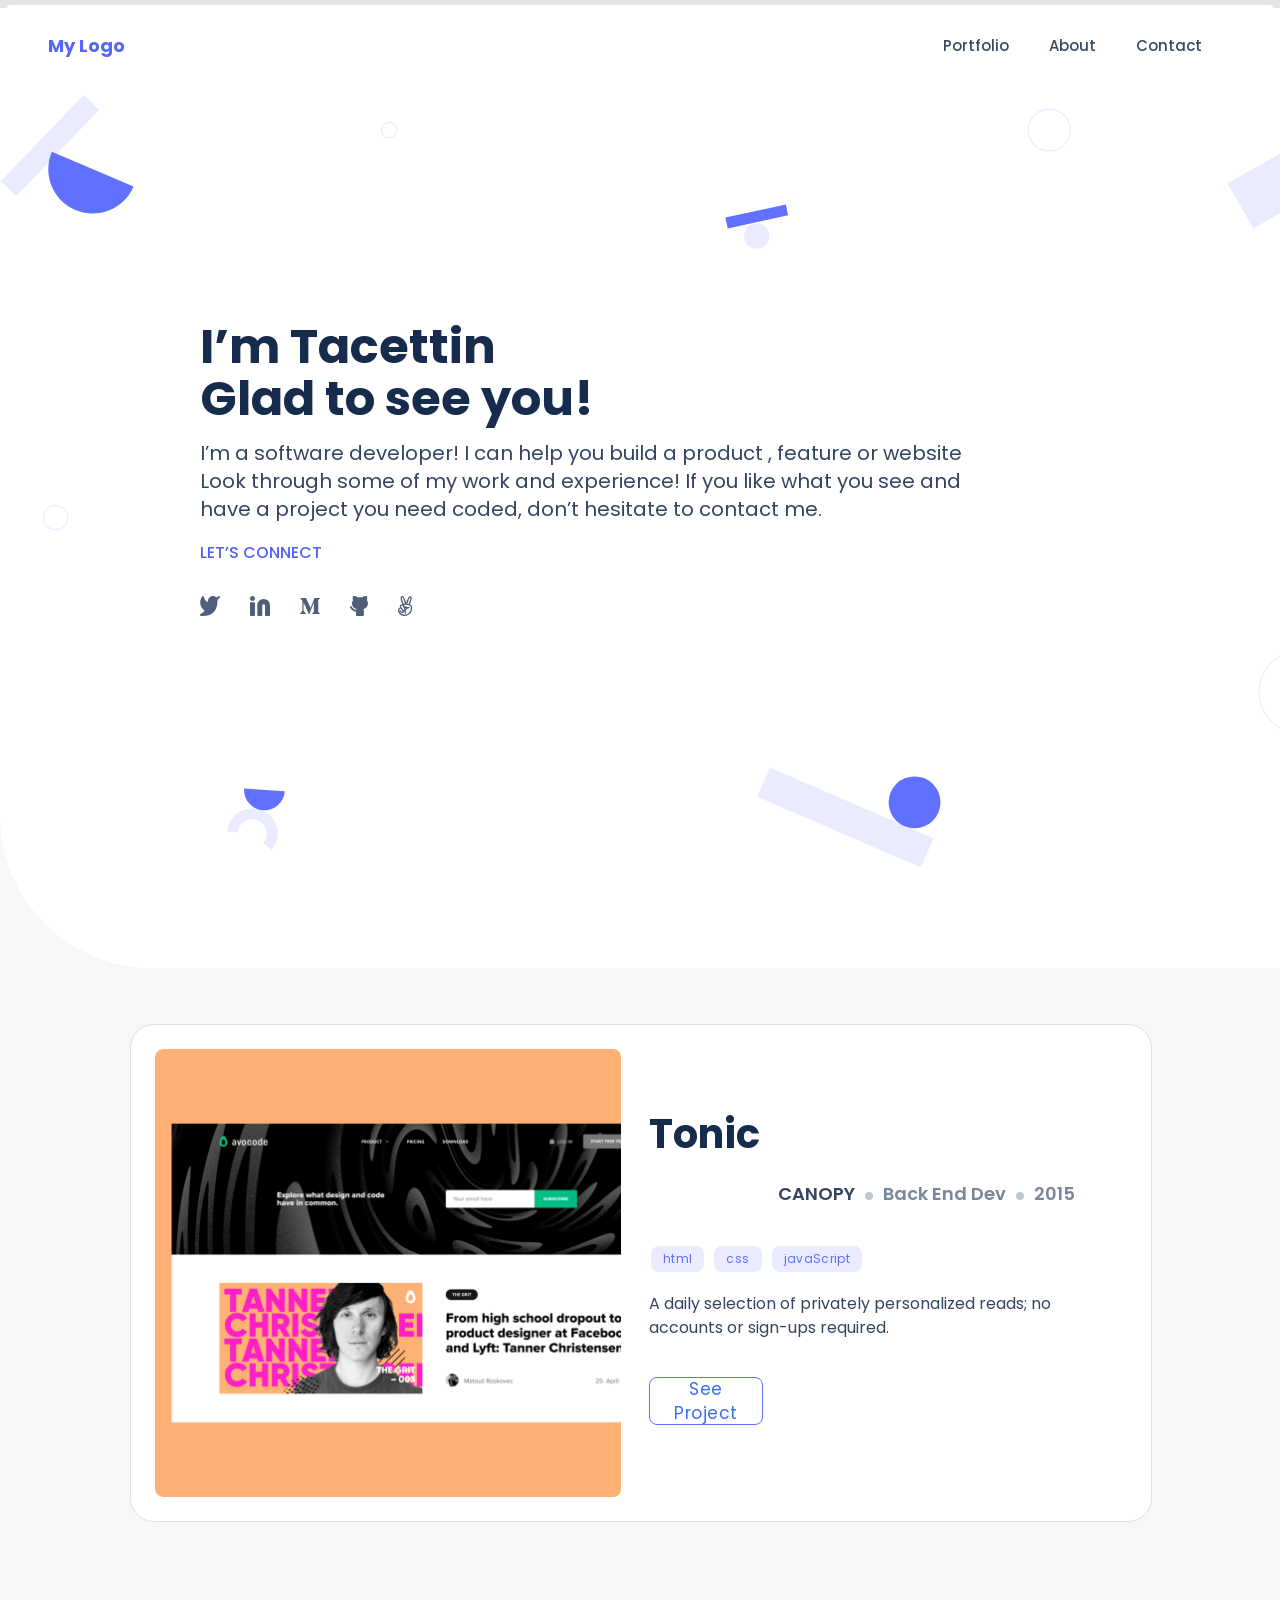
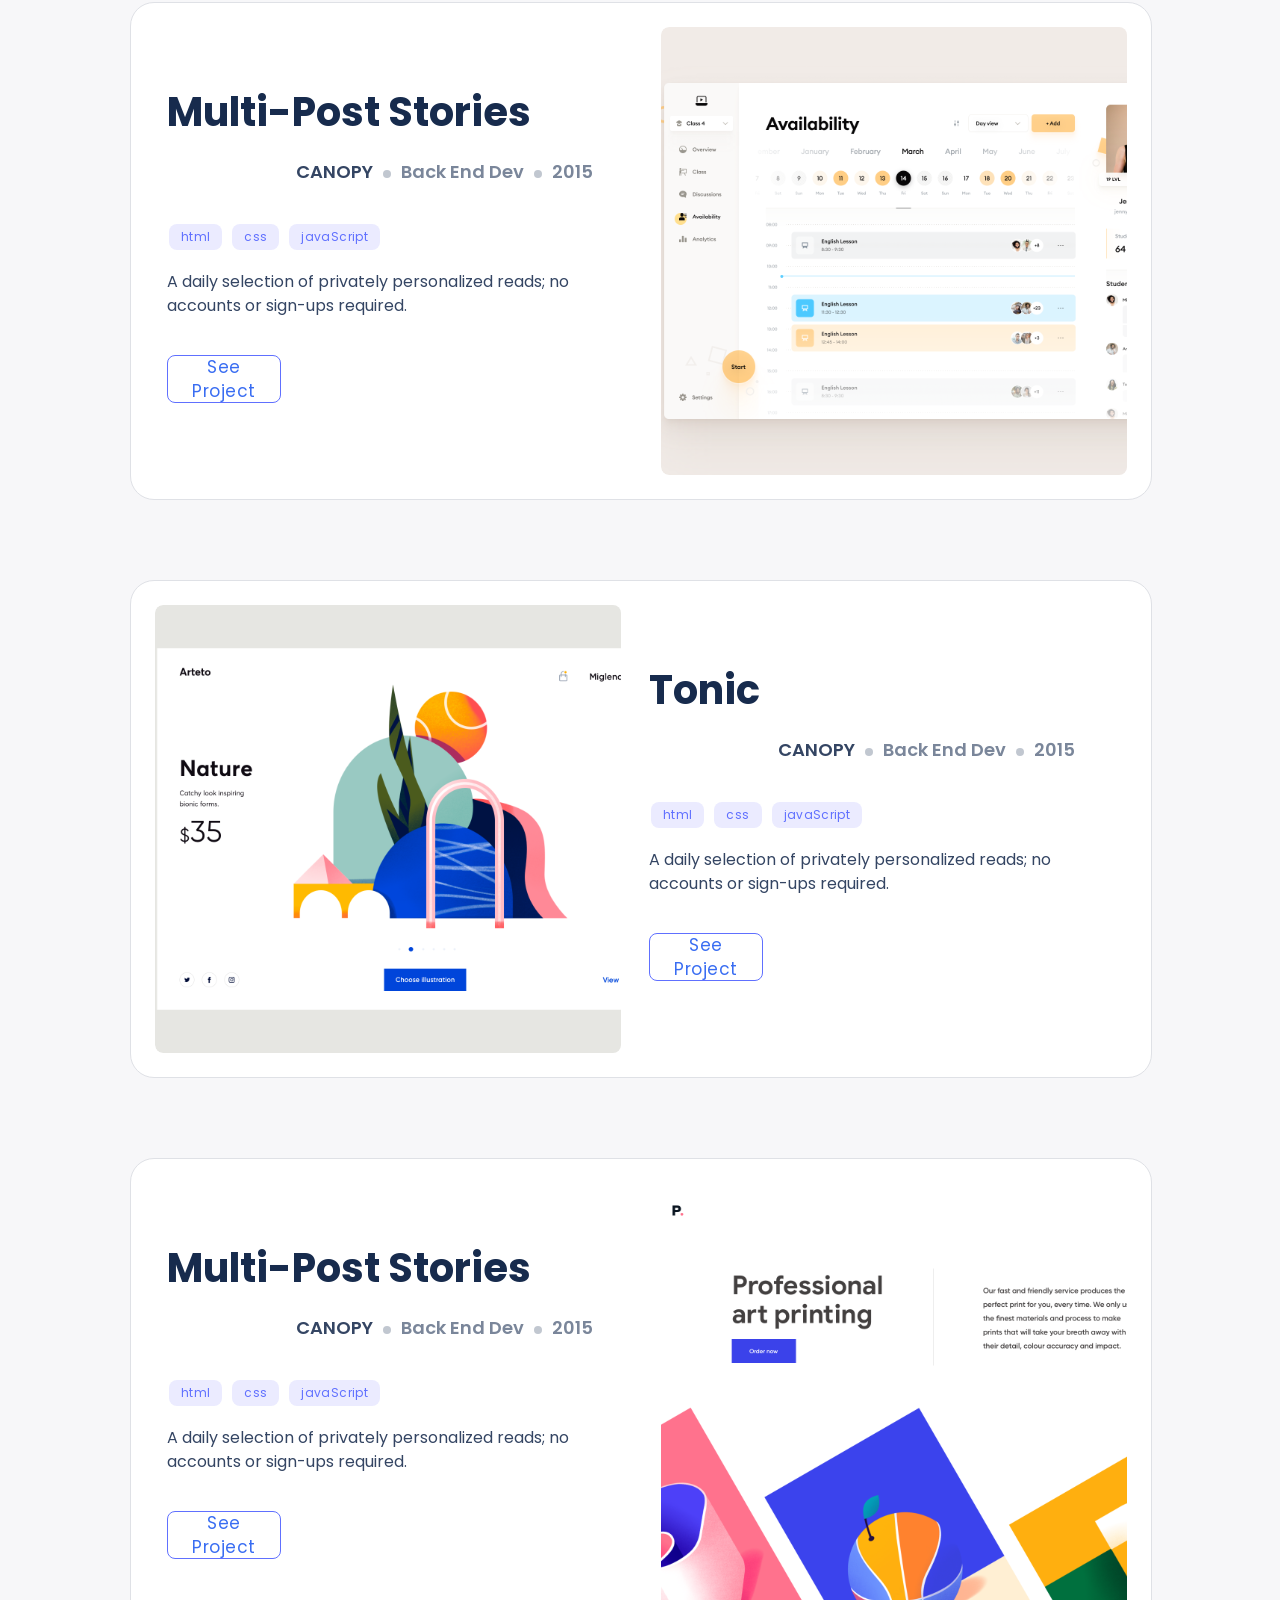
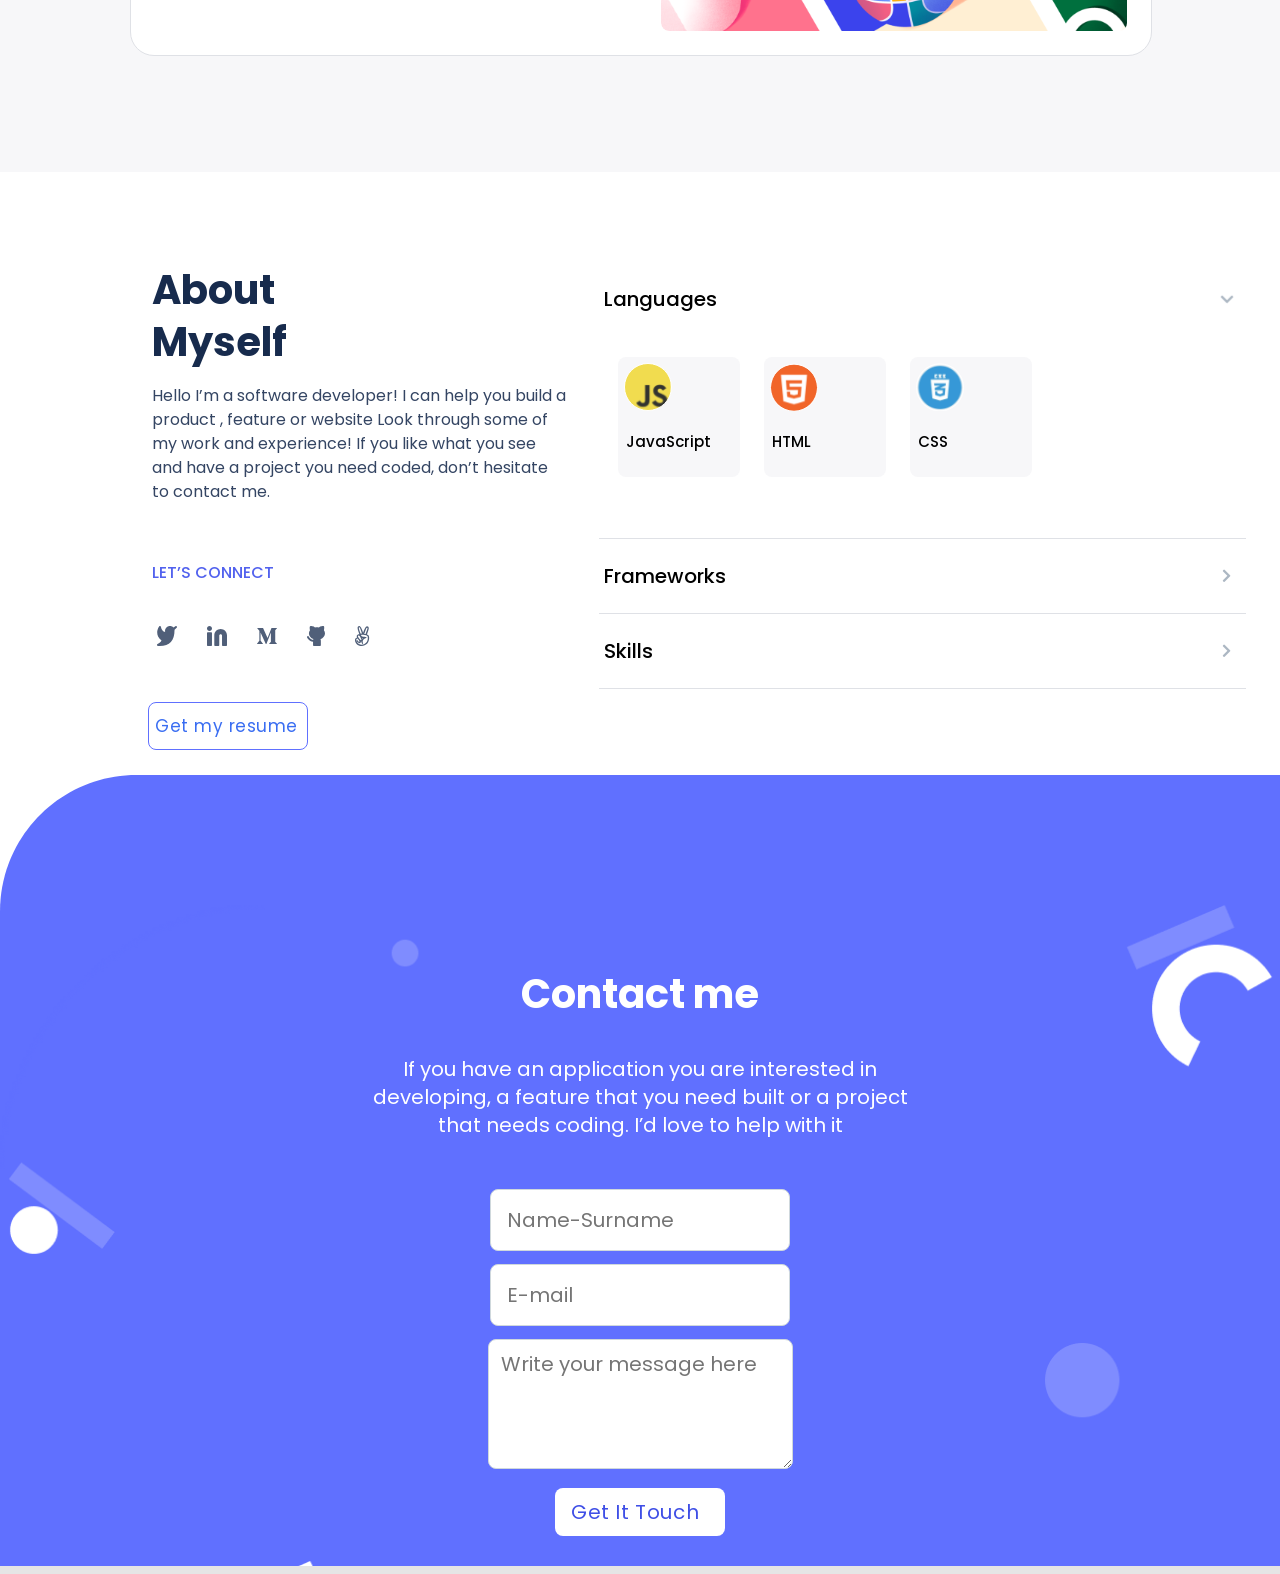
<file: index.html>
<!DOCTYPE html>
<html lang="en">
  <head>
    <script
      async
      src="https://www.googletagmanager.com/gtag/js?id=UA-199476248-1"
    ></script>
    <script>
      window.dataLayer = window.dataLayer || [];
      function gtag() {
        dataLayer.push(arguments);
      }
      gtag("js", new Date());

      gtag("config", "UA-199476248-1");
    </script>

    <meta charset="UTF-8" />
    <link
      rel="icon"
      href="https://media.geeksforgeeks.org/wp-content/cdn-uploads/gfg_200X200.png"
      type="image/x-icon"
    />
    <title>Tacettin's Work Portfolio Website</title>
    <meta name="viewport" content="width=device-width,initial-scale=1" />
    <link rel="stylesheet" href="./style.css" />
    <link
      crossorigin="anonymous"
      rel="stylesheet"
      href="https://cdnjs.cloudflare.com/ajax/libs/font-awesome/4.7.0/css/font-awesome.min.css"
    />
    <link rel="preconnect" href="https://fonts.gstatic.com" />
    <link
      rel="stylesheet"
      href="https://cdnjs.cloudflare.com/ajax/libs/font-awesome/5.15.3/css/all.min.css"
      integrity="sha512-iBBXm8fW90+nuLcSKlbmrPcLa0OT92xO1BIsZ+ywDWZCvqsWgccV3gFoRBv0z+8dLJgyAHIhR35VZc2oM/gI1w=="
      crossorigin="anonymous"
      referrerpolicy="no-referrer"
    />
    <link
      crossorigin="anonymous"
      href="https://fonts.googleapis.com/css2?family=Poppins:wght@400;500;700&display=swap"
      rel="stylesheet"
    />
  </head>
  <body>
    <header>
      <nav>
        <div class="logo-heading">
          <a href="#" class="my-logo">My Logo</a>
        </div>
        <a title="menu" href="#" class="hamburger-menu">
          <i class="fa fa-bars"></i>
        </a>
        <div class="is-open">
          <div class="blurred-bg"></div>
          <div class="nav-menu">
            <a title="close" href="#" class="nav-menu-link close-menu"
              ><i class="fas fa-times"></i
            ></a>
            <a title="portfolio" href="#works" class="nav-menu-link"
              >Portfolio</a
            >
            <a title="about" href="#about-me" class="nav-menu-link">About</a>
            <a
              title="contact"
              href="#contact-with-me"
              class="nav-menu-link"
              id="contact-padding"
              >Contact</a
            >
          </div>
        </div>
      </nav>
      <div class="front-section">
        <h1 class="first-subsection">
          I’m Tacettin<br />
          Glad to see you!
        </h1>
        <p class="second-subsection">
          I’m a software developer! I can help you build a product , feature or
          website Look through some of my work and experience! If you like what
          you see and have a project you need coded, don’t hesitate to contact
          me.
        </p>
        <a href="#" class="link"><p class="connect">LET’S CONNECT</p></a>
        <ul class="social-media">
          <li>
            <a href="#"
              ><img src="./utils/Vector.svg" alt="twitter" class="twitter"
            /></a>
          </li>
          <li>
            <a href="#"
              ><img
                src="./utils/Linkedin-icon.svg"
                alt="linkedin"
                class="linkedin"
            /></a>
          </li>
          <li>
            <a href="#"
              ><img src="./utils/Vector1.svg" alt="elipse" class="medium"
            /></a>
          </li>
          <li>
            <a href="#"
              ><img src="./utils/Vector2.svg" alt="elipse" class="github"
            /></a>
          </li>
          <li>
            <a href="#"
              ><img src="./utils/Vector3.svg" alt="elipse" class="angel"
            /></a>
          </li>
        </ul>
      </div>
    </header>
    <section class="popup">
      <div class="cardPopup"></div>
    </section>
    <section id="works">
      <div>
        <ul class="works-ul">
          <li id="first-card-item" class="cards">
            <div id="snapshot1"></div>
            <div class="card-body-container">
              <div class="card-header">
                <h2 class="card-heading">Tonic</h2>
                <ul class="card-list">
                  <li class="item client">CANOPY</li>
                  <li class="circle">
                    <img src="./utils/Counter.svg" alt="circle" />
                  </li>
                  <li class="item role">Back End Dev</li>
                  <li class="circle">
                    <img src="./utils/Counter.svg" alt="circle" />
                  </li>
                  <li class="item year">2015</li>
                </ul>
              </div>
              <div class="card-body">
                <p class="card-main">
                  A daily selection of privately personalized reads; no accounts
                  or sign-ups required.
                </p>
                <ul class="language-list">
                  <li class="language-item">
                    <div class="language-container">
                      <p class="language-text">html</p>
                    </div>
                  </li>
                  <li class="language-item">
                    <div class="language-container">
                      <p class="language-text">css</p>
                    </div>
                  </li>
                  <li class="language-item">
                    <div class="language-container">
                      <p class="language-text">javaScript</p>
                    </div>
                  </li>
                </ul>
              </div>
              <div class="card-footer">
                <button type="button" class="card-button 0">See Project</button>
              </div>
            </div>
          </li>
          <li class="cards reverse-row">
            <div id="snapshot2"></div>
            <div class="card-body-container">
              <div class="card-header">
                <h2 class="card-heading">Multi-Post Stories</h2>
                <ul class="card-list">
                  <li class="item client">CANOPY</li>
                  <li class="circle">
                    <img src="./utils/Counter.svg" alt="circle" />
                  </li>
                  <li class="item role">Back End Dev</li>
                  <li class="circle">
                    <img src="./utils/Counter.svg" alt="circle" />
                  </li>
                  <li class="item year">2015</li>
                </ul>
              </div>
              <div class="card-body">
                <p class="card-main">
                  A daily selection of privately personalized reads; no accounts
                  or sign-ups required.
                </p>
                <ul class="language-list">
                  <li class="language-item">
                    <div class="language-container">
                      <p class="language-text">html</p>
                    </div>
                  </li>
                  <li class="language-item">
                    <div class="language-container">
                      <p class="language-text">css</p>
                    </div>
                  </li>
                  <li class="language-item">
                    <div class="language-container">
                      <p class="language-text">javaScript</p>
                    </div>
                  </li>
                </ul>
              </div>
              <div class="card-footer">
                <button type="button" class="card-button 1">See Project</button>
              </div>
            </div>
          </li>
          <li class="cards">
            <div id="snapshot3"></div>
            <div class="card-body-container">
              <div class="card-header">
                <h2 class="card-heading">Tonic</h2>
                <ul class="card-list">
                  <li class="item client">CANOPY</li>
                  <li class="circle">
                    <img src="./utils/Counter.svg" alt="circle" />
                  </li>
                  <li class="item role">Back End Dev</li>
                  <li class="circle">
                    <img src="./utils/Counter.svg" alt="circle" />
                  </li>
                  <li class="item year">2015</li>
                </ul>
              </div>
              <div class="card-body">
                <p class="card-main">
                  A daily selection of privately personalized reads; no accounts
                  or sign-ups required.
                </p>
                <ul class="language-list">
                  <li class="language-item">
                    <div class="language-container">
                      <p class="language-text">html</p>
                    </div>
                  </li>
                  <li class="language-item">
                    <div class="language-container">
                      <p class="language-text">css</p>
                    </div>
                  </li>
                  <li class="language-item">
                    <div class="language-container">
                      <p class="language-text">javaScript</p>
                    </div>
                  </li>
                </ul>
              </div>
              <div class="card-footer">
                <button type="button" class="card-button 2">See Project</button>
              </div>
            </div>
          </li>
          <li class="cards reverse-row">
            <div id="snapshot4"></div>
            <div class="card-body-container">
              <div class="card-header">
                <h2 class="card-heading">Multi-Post Stories</h2>
                <ul class="card-list">
                  <li class="item client">CANOPY</li>
                  <li class="circle">
                    <img src="./utils/Counter.svg" alt="circle" />
                  </li>
                  <li class="item role">Back End Dev</li>
                  <li class="circle">
                    <img src="./utils/Counter.svg" alt="circle" />
                  </li>
                  <li class="item year">2015</li>
                </ul>
              </div>
              <div class="card-body">
                <p class="card-main">
                  A daily selection of privately personalized reads; no accounts
                  or sign-ups required.
                </p>
                <ul class="language-list">
                  <li class="language-item">
                    <div class="language-container">
                      <p class="language-text">html</p>
                    </div>
                  </li>
                  <li class="language-item">
                    <div class="language-container">
                      <p class="language-text">css</p>
                    </div>
                  </li>
                  <li class="language-item">
                    <div class="language-container">
                      <p class="language-text">javaScript</p>
                    </div>
                  </li>
                </ul>
              </div>
              <div class="card-footer">
                <button type="button" class="card-button 3">See Project</button>
              </div>
            </div>
          </li>
        </ul>
      </div>
    </section>
    <footer id="about-me">
      <div class="footer-first-two">
        <div class="intro-about add-padding-left">
          <h2 class="about-header">About<br />Myself</h2>
          <p class="about-text">
            Hello I’m a software developer! I can help you build a product ,
            feature or website Look through some of my work and experience! If
            you like what you see and have a project you need coded, don’t
            hesitate to contact me.
          </p>
          <a href="#" class="link"
            ><p class="connect" id="second-link">LET’S CONNECT</p></a
          >
          <ul class="social-media" id="second-social-media">
            <li>
              <a href="#"
                ><img src="./utils/Vector.svg" alt="twitter" class="twitter"
              /></a>
            </li>
            <li>
              <a href="#"
                ><img
                  src="./utils/Linkedin-icon.svg"
                  alt="linkedin"
                  class="linkedin"
              /></a>
            </li>
            <li>
              <a href="#"
                ><img src="./utils/Vector1.svg" alt="elipse" class="medium"
              /></a>
            </li>
            <li>
              <a href="#"
                ><img src="./utils/Vector2.svg" alt="elipse" class="github"
              /></a>
            </li>
            <li>
              <a href="#"
                ><img src="./utils/Vector3.svg" alt="elipse" class="angel"
              /></a>
            </li>
          </ul>
          <div class="card-footer" id="get-resume">
            <button type="button" class="card-button" id="about-button">
              Get my resume
            </button>
          </div>
        </div>
        <div id="dropdown-menu">
          <div class="add-padding-left">
            <ul class="base-list">
              <li class="list-item" id="languages">
                <div class="list-item-inserted">
                  Languages <i class="fas fa-chevron-right fa-rotate-90"></i>
                </div>
                <div>
                  <ul class="language-lists">
                    <li class="language-item-in language-list-container">
                      <img
                        src="./utils/js.svg"
                        alt="javascript"
                        class="language-item-logo"
                      />
                      <p class="language-item-text">JavaScript</p>
                    </li>
                    <li class="language-item-in language-list-container">
                      <img
                        src="./utils/html.svg"
                        alt="javascript"
                        class="language-item-logo"
                      />
                      <p class="language-item-text">HTML</p>
                    </li>
                    <li class="language-item-in language-list-container">
                      <img
                        src="./utils/css.svg"
                        alt="javascript"
                        class="language-item-logo"
                      />
                      <p class="language-item-text">CSS</p>
                    </li>
                  </ul>
                </div>
              </li>
              <li class="list-item" id="frameworks">
                <div class="list-item-inserted">
                  Frameworks <i class="fas fa-chevron-right"></i>
                </div>
              </li>
              <li class="list-item" id="skills">
                <div class="list-item-inserted">
                  Skills <i class="fas fa-chevron-right"></i>
                </div>
              </li>
            </ul>
          </div>
        </div>
      </div>
      <div id="contact-with-me">
        <div class="footer-container">
          <div class="footer">
            <div class="layer">
              <div class="contact-me-first">
                <h2 class="contact-me-header">Contact me</h2>
                <p class="contact-me-text">
                  If you have an application you are interested in developing, a
                  feature that you need built or a project that needs coding.
                  I’d love to help with it
                </p>
              </div>
              <div class="form-container">
                <form
                  action="https://formspree.io/f/mdoyznbe"
                  method="post"
                  class="form-list"
                >
                  <input
                    type="text"
                    class="fname"
                    name="fname"
                    placeholder="Name-Surname"
                    maxlength="30"
                    required
                  />

                  <input
                    type="email"
                    class="fname"
                    name="email"
                    placeholder="E-mail"
                    id="email-input"
                    required
                  />

                  <textarea
                    name="message"
                    maxlength="500"
                    placeholder="Write your message here"
                    required
                  ></textarea>

                  <small class="alert-message"></small>
                  <button type="submit" class="contact-me-button">
                    Get It Touch
                  </button>
                </form>
              </div>
            </div>
          </div>
        </div>
      </div>
    </footer>
    <script src="handlePopups.js"></script>
    <script src="handleForms.js"></script>
  </body>
</html>
</file>
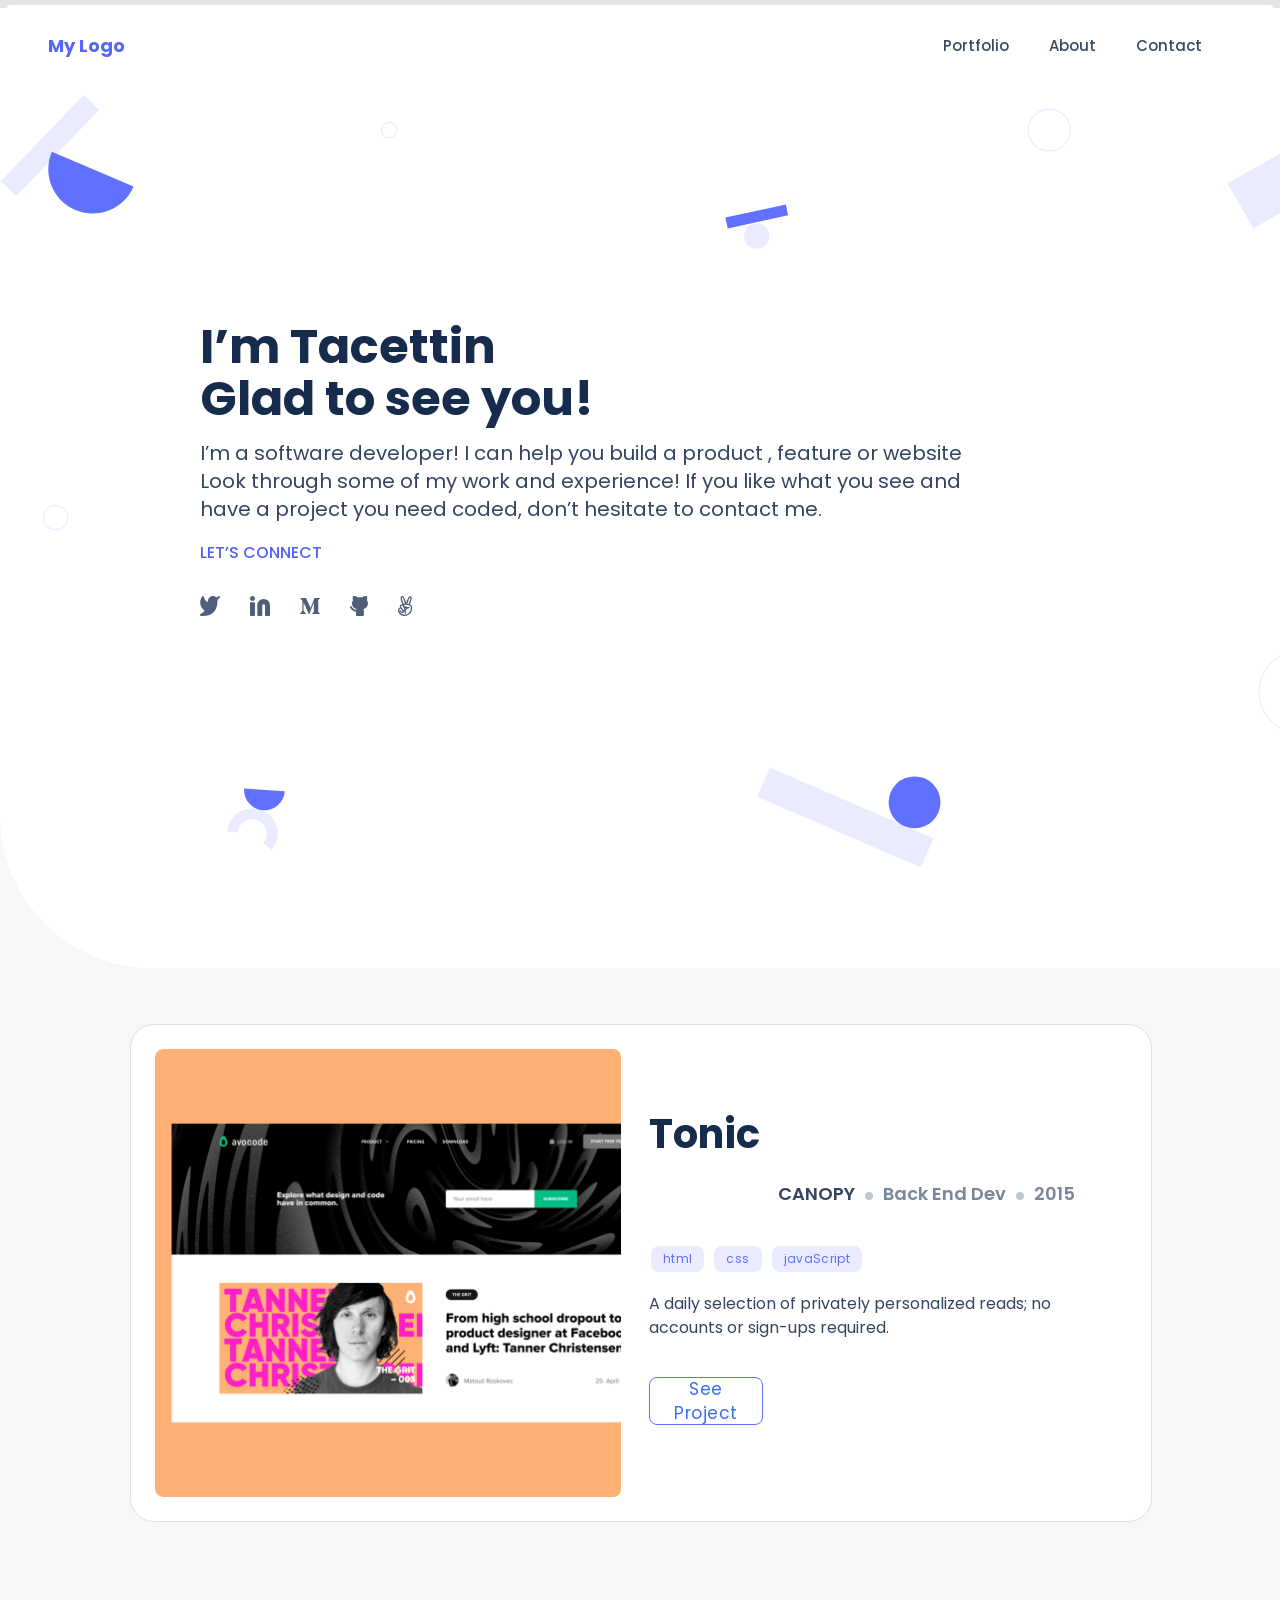
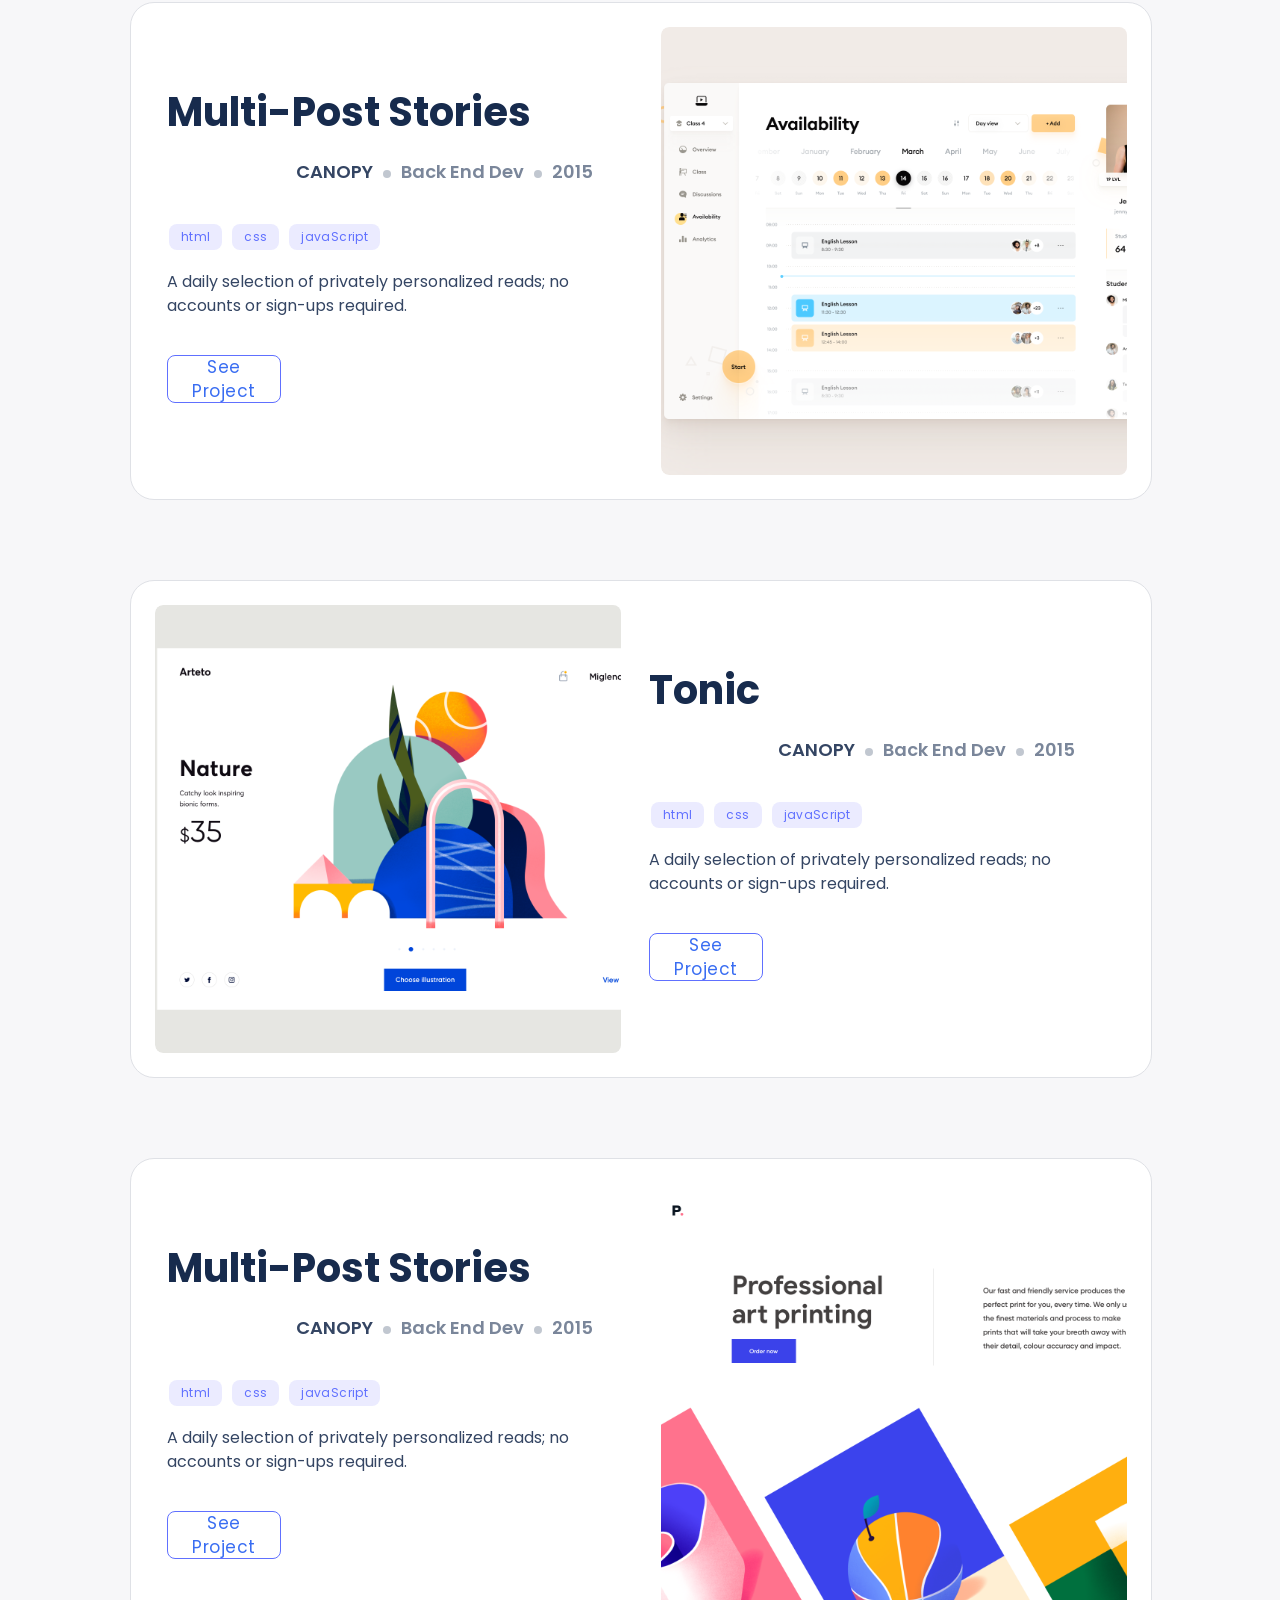
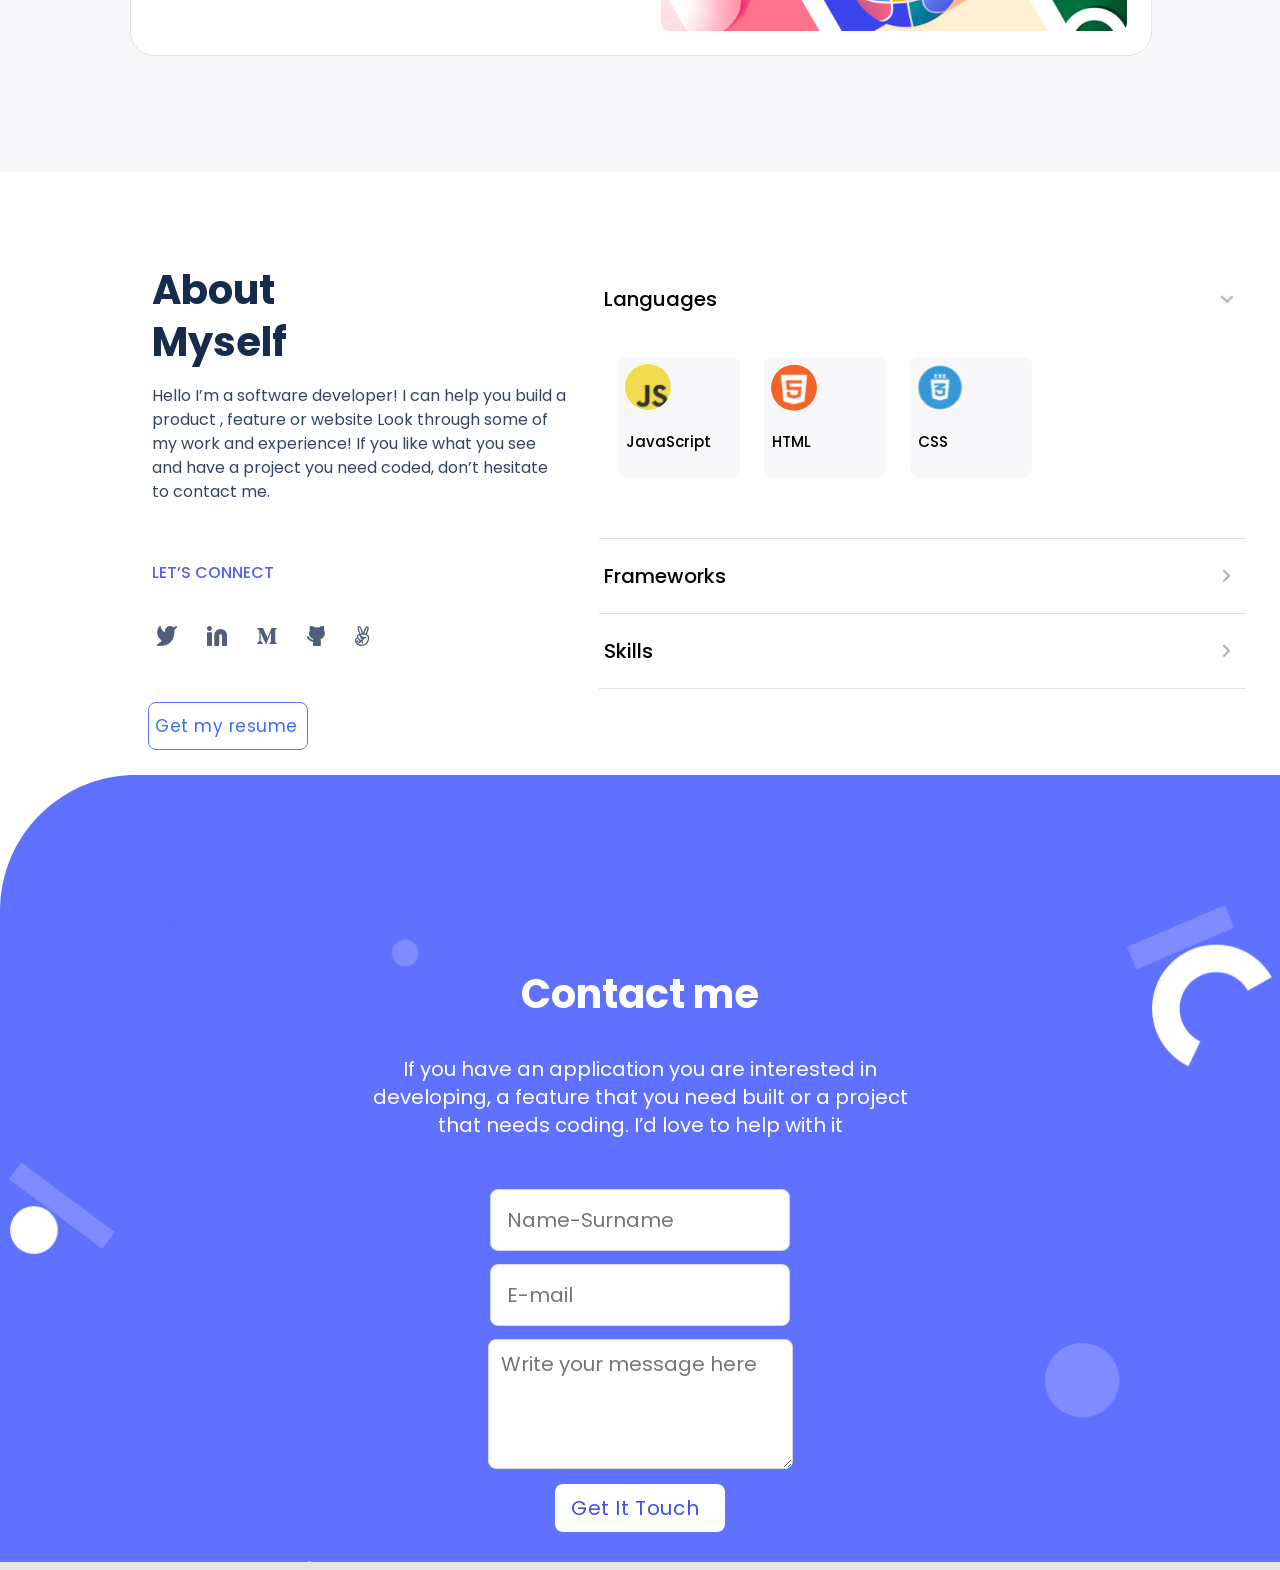
<file: handlePopups.html>
<!DOCTYPE html>
<html lang="en">
  <head>
    <script
      async
      src="https://www.googletagmanager.com/gtag/js?id=UA-199476248-1"
    ></script>
    <script>
      window.dataLayer = window.dataLayer || [];
      function gtag() {
        dataLayer.push(arguments);
      }
      gtag("js", new Date());

      gtag("config", "UA-199476248-1");
    </script>

    <meta charset="UTF-8" />
    <link
      rel="icon"
      href="https://media.geeksforgeeks.org/wp-content/cdn-uploads/gfg_200X200.png"
      type="image/x-icon"
    />
    <title>Tacettin's Work Portfolio Website</title>
    <meta name="viewport" content="width=device-width,initial-scale=1" />
    <link rel="stylesheet" href="./style.css" />
    <link
      crossorigin="anonymous"
      rel="stylesheet"
      href="https://cdnjs.cloudflare.com/ajax/libs/font-awesome/4.7.0/css/font-awesome.min.css"
    />
    <link rel="preconnect" href="https://fonts.gstatic.com" />
    <link
      rel="stylesheet"
      href="https://cdnjs.cloudflare.com/ajax/libs/font-awesome/5.15.3/css/all.min.css"
      integrity="sha512-iBBXm8fW90+nuLcSKlbmrPcLa0OT92xO1BIsZ+ywDWZCvqsWgccV3gFoRBv0z+8dLJgyAHIhR35VZc2oM/gI1w=="
      crossorigin="anonymous"
      referrerpolicy="no-referrer"
    />
    <link
      crossorigin="anonymous"
      href="https://fonts.googleapis.com/css2?family=Poppins:wght@400;500;700&display=swap"
      rel="stylesheet"
    />
  </head>
  <body>
    <header>
      <nav>
        <div class="logo-heading">
          <a href="#" class="my-logo">My Logo</a>
        </div>
        <a title="menu" href="#" class="hamburger-menu">
          <i class="fa fa-bars"></i>
        </a>
        <div class="is-open">
          <div class="blurred-bg"></div>
          <div class="nav-menu">
            <a title="close" href="#" class="nav-menu-link close-menu"
              ><i class="fas fa-times"></i
            ></a>
            <a title="portfolio" href="#works" class="nav-menu-link"
              >Portfolio</a
            >
            <a title="about" href="#about-me" class="nav-menu-link">About</a>
            <a
              title="contact"
              href="#contact-with-me"
              class="nav-menu-link"
              id="contact-padding"
              >Contact</a
            >
          </div>
        </div>
      </nav>
      <div class="front-section">
        <h1 class="first-subsection">
          I’m Tacettin<br />
          Glad to see you!
        </h1>
        <p class="second-subsection">
          I’m a software developer! I can help you build a product , feature or
          website Look through some of my work and experience! If you like what
          you see and have a project you need coded, don’t hesitate to contact
          me.
        </p>
        <a href="#" class="link"><p class="connect">LET’S CONNECT</p></a>
        <ul class="social-media">
          <li>
            <a href="#"
              ><img src="./utils/Vector.svg" alt="twitter" class="twitter"
            /></a>
          </li>
          <li>
            <a href="#"
              ><img
                src="./utils/Linkedin-icon.svg"
                alt="linkedin"
                class="linkedin"
            /></a>
          </li>
          <li>
            <a href="#"
              ><img src="./utils/Vector1.svg" alt="elipse" class="medium"
            /></a>
          </li>
          <li>
            <a href="#"
              ><img src="./utils/Vector2.svg" alt="elipse" class="github"
            /></a>
          </li>
          <li>
            <a href="#"
              ><img src="./utils/Vector3.svg" alt="elipse" class="angel"
            /></a>
          </li>
        </ul>
      </div>
    </header>
    <section class="popup">
      <div class="cardPopup"></div>
    </section>
    <section id="works">
      <div>
        <ul class="works-ul">
          <li id="first-card-item" class="cards">
            <div id="snapshot1"></div>
            <div class="card-body-container">
              <div class="card-header">
                <h2 class="card-heading">Tonic</h2>
                <ul class="card-list">
                  <li class="item client">CANOPY</li>
                  <li class="circle">
                    <img src="./utils/Counter.svg" alt="circle" />
                  </li>
                  <li class="item role">Back End Dev</li>
                  <li class="circle">
                    <img src="./utils/Counter.svg" alt="circle" />
                  </li>
                  <li class="item year">2015</li>
                </ul>
              </div>
              <div class="card-body">
                <p class="card-main">
                  A daily selection of privately personalized reads; no accounts
                  or sign-ups required.
                </p>
                <ul class="language-list">
                  <li class="language-item">
                    <div class="language-container">
                      <p class="language-text">html</p>
                    </div>
                  </li>
                  <li class="language-item">
                    <div class="language-container">
                      <p class="language-text">css</p>
                    </div>
                  </li>
                  <li class="language-item">
                    <div class="language-container">
                      <p class="language-text">javaScript</p>
                    </div>
                  </li>
                </ul>
              </div>
              <div class="card-footer">
                <button type="button" class="card-button 0">See Project</button>
              </div>
            </div>
          </li>
          <li class="cards reverse-row">
            <div id="snapshot2"></div>
            <div class="card-body-container">
              <div class="card-header">
                <h2 class="card-heading">Multi-Post Stories</h2>
                <ul class="card-list">
                  <li class="item client">CANOPY</li>
                  <li class="circle">
                    <img src="./utils/Counter.svg" alt="circle" />
                  </li>
                  <li class="item role">Back End Dev</li>
                  <li class="circle">
                    <img src="./utils/Counter.svg" alt="circle" />
                  </li>
                  <li class="item year">2015</li>
                </ul>
              </div>
              <div class="card-body">
                <p class="card-main">
                  A daily selection of privately personalized reads; no accounts
                  or sign-ups required.
                </p>
                <ul class="language-list">
                  <li class="language-item">
                    <div class="language-container">
                      <p class="language-text">html</p>
                    </div>
                  </li>
                  <li class="language-item">
                    <div class="language-container">
                      <p class="language-text">css</p>
                    </div>
                  </li>
                  <li class="language-item">
                    <div class="language-container">
                      <p class="language-text">javaScript</p>
                    </div>
                  </li>
                </ul>
              </div>
              <div class="card-footer">
                <button type="button" class="card-button 1">See Project</button>
              </div>
            </div>
          </li>
          <li class="cards">
            <div id="snapshot3"></div>
            <div class="card-body-container">
              <div class="card-header">
                <h2 class="card-heading">Tonic</h2>
                <ul class="card-list">
                  <li class="item client">CANOPY</li>
                  <li class="circle">
                    <img src="./utils/Counter.svg" alt="circle" />
                  </li>
                  <li class="item role">Back End Dev</li>
                  <li class="circle">
                    <img src="./utils/Counter.svg" alt="circle" />
                  </li>
                  <li class="item year">2015</li>
                </ul>
              </div>
              <div class="card-body">
                <p class="card-main">
                  A daily selection of privately personalized reads; no accounts
                  or sign-ups required.
                </p>
                <ul class="language-list">
                  <li class="language-item">
                    <div class="language-container">
                      <p class="language-text">html</p>
                    </div>
                  </li>
                  <li class="language-item">
                    <div class="language-container">
                      <p class="language-text">css</p>
                    </div>
                  </li>
                  <li class="language-item">
                    <div class="language-container">
                      <p class="language-text">javaScript</p>
                    </div>
                  </li>
                </ul>
              </div>
              <div class="card-footer">
                <button type="button" class="card-button 2">See Project</button>
              </div>
            </div>
          </li>
          <li class="cards reverse-row">
            <div id="snapshot4"></div>
            <div class="card-body-container">
              <div class="card-header">
                <h2 class="card-heading">Multi-Post Stories</h2>
                <ul class="card-list">
                  <li class="item client">CANOPY</li>
                  <li class="circle">
                    <img src="./utils/Counter.svg" alt="circle" />
                  </li>
                  <li class="item role">Back End Dev</li>
                  <li class="circle">
                    <img src="./utils/Counter.svg" alt="circle" />
                  </li>
                  <li class="item year">2015</li>
                </ul>
              </div>
              <div class="card-body">
                <p class="card-main">
                  A daily selection of privately personalized reads; no accounts
                  or sign-ups required.
                </p>
                <ul class="language-list">
                  <li class="language-item">
                    <div class="language-container">
                      <p class="language-text">html</p>
                    </div>
                  </li>
                  <li class="language-item">
                    <div class="language-container">
                      <p class="language-text">css</p>
                    </div>
                  </li>
                  <li class="language-item">
                    <div class="language-container">
                      <p class="language-text">javaScript</p>
                    </div>
                  </li>
                </ul>
              </div>
              <div class="card-footer">
                <button type="button" class="card-button 3">See Project</button>
              </div>
            </div>
          </li>
        </ul>
      </div>
    </section>
    <footer id="about-me">
      <div class="footer-first-two">
        <div class="intro-about add-padding-left">
          <h2 class="about-header">About<br />Myself</h2>
          <p class="about-text">
            Hello I’m a software developer! I can help you build a product ,
            feature or website Look through some of my work and experience! If
            you like what you see and have a project you need coded, don’t
            hesitate to contact me.
          </p>
          <a href="#" class="link"
            ><p class="connect" id="second-link">LET’S CONNECT</p></a
          >
          <ul class="social-media" id="second-social-media">
            <li>
              <a href="#"
                ><img src="./utils/Vector.svg" alt="twitter" class="twitter"
              /></a>
            </li>
            <li>
              <a href="#"
                ><img
                  src="./utils/Linkedin-icon.svg"
                  alt="linkedin"
                  class="linkedin"
              /></a>
            </li>
            <li>
              <a href="#"
                ><img src="./utils/Vector1.svg" alt="elipse" class="medium"
              /></a>
            </li>
            <li>
              <a href="#"
                ><img src="./utils/Vector2.svg" alt="elipse" class="github"
              /></a>
            </li>
            <li>
              <a href="#"
                ><img src="./utils/Vector3.svg" alt="elipse" class="angel"
              /></a>
            </li>
          </ul>
          <div class="card-footer" id="get-resume">
            <button type="button" class="card-button" id="about-button">
              Get my resume
            </button>
          </div>
        </div>
        <div id="dropdown-menu">
          <div class="add-padding-left">
            <ul class="base-list">
              <li class="list-item" id="languages">
                <div class="list-item-inserted">
                  Languages <i class="fas fa-chevron-right fa-rotate-90"></i>
                </div>
                <div>
                  <ul class="language-lists">
                    <li class="language-item-in language-list-container">
                      <img
                        src="./utils/js.svg"
                        alt="javascript"
                        class="language-item-logo"
                      />
                      <p class="language-item-text">JavaScript</p>
                    </li>
                    <li class="language-item-in language-list-container">
                      <img
                        src="./utils/html.svg"
                        alt="javascript"
                        class="language-item-logo"
                      />
                      <p class="language-item-text">HTML</p>
                    </li>
                    <li class="language-item-in language-list-container">
                      <img
                        src="./utils/css.svg"
                        alt="javascript"
                        class="language-item-logo"
                      />
                      <p class="language-item-text">CSS</p>
                    </li>
                  </ul>
                </div>
              </li>
              <li class="list-item" id="frameworks">
                <div class="list-item-inserted">
                  Frameworks <i class="fas fa-chevron-right"></i>
                </div>
              </li>
              <li class="list-item" id="skills">
                <div class="list-item-inserted">
                  Skills <i class="fas fa-chevron-right"></i>
                </div>
              </li>
            </ul>
          </div>
        </div>
      </div>
      <div id="contact-with-me">
        <div class="footer-container">
          <div class="footer">
            <div class="layer">
              <div class="contact-me-first">
                <h2 class="contact-me-header">Contact me</h2>
                <p class="contact-me-text">
                  If you have an application you are interested in developing, a
                  feature that you need built or a project that needs coding.
                  I’d love to help with it
                </p>
              </div>
              <div class="form-container">
                <form
                  action="https://formspree.io/f/mdoyznbe"
                  method="post"
                  class="form-list"
                >
                  <input
                    type="text"
                    class="fname"
                    name="fname"
                    placeholder="Name-Surname"
                    maxlength="30"
                    required
                  />

                  <input
                    type="email"
                    class="fname"
                    name="email"
                    placeholder="E-mail"
                    id="email-input"
                    required
                  />

                  <textarea
                    name="message"
                    maxlength="500"
                    placeholder="Write your message here"
                    required
                  ></textarea>

                  <button type="submit" class="contact-me-button">
                    Get It Touch
                  </button>
                </form>
              </div>
            </div>
          </div>
        </div>
      </div>
    </footer>
    <script src="handlePopups.js"></script>
    <script src="handleForms.js"></script>
  </body>
</html>
</file>
<file: style.css>
* {
  font-family: "Poppins", sans-serif;
  box-sizing: border-box;
}

html {
  display: flex;
  justify-content: center;
  background: #e5e5e5;
}

body {
  width: 100%;
  background-color: #f7f7f9;
}

a,
a:link,
a:visited,
a:focus,
a:hover,
a:active {
  text-decoration: none;
  cursor: pointer;
}

header {
  background-image: url("./utils/header-background-mobile-page.svg");
  background-repeat: no-repeat;
  background-size: cover;
  display: flex;
  flex-direction: column;
  justify-content: center;
  align-items: center;
  padding-top: 50px;
  padding-bottom: 100px;
}

nav {
  position: fixed;
  top: 5px;
  width: 96.5%;
  display: flex;
  justify-content: space-between;
  align-items: center;
  background-color: #fff;
  padding: 20px 2px;
  border-radius: 5px;
}

.my-logo {
  font-style: normal;
  font-weight: bold;
  font-size: 18px;
  line-height: 20px;
  color: #5666f5;
  margin-left: 40px;
}

.my-logo:hover {
  opacity: 0.7;
}

.hamburger-menu {
  width: 20px;
  height: 20px;
  color: #acb7c3;
  margin-right: 40px;
}

.hamburger-menu:hover {
  opacity: 0.7;
}

.fa-bars {
  color: #6070ff;
}

.is-open {
  display: none;
}

.blurred-bg {
  background: #6070ff;
  position: fixed;
  top: 0.0000001px;
  left: 0.0000001px;
  width: 100%;
  height: 100%;
  opacity: 0.98;
  filter: blur(16px);
}

.nav-menu {
  position: fixed;
  display: flex;
  flex-direction: column;
  top: 0;
  left: 0;
  width: 100%;
  height: 100%;
}

.nav-menu-link {
  width: 80%;
  font-style: normal;
  font-weight: 500;
  font-size: 32px;
  line-height: 44px;
  color: #fff;
  margin: 10px 20px;
  display: flex;
}

.nav-menu-link:hover {
  opacity: 0.7;
}

.close-menu {
  justify-content: flex-end;
}

.front-section {
  background-image: url("./utils/header-shapesmobile@2x.svg");
  background-repeat: no-repeat;
  background-size: cover;
  display: flex;
  flex-direction: column;
  margin-top: 10%;
}

.first-subsection {
  font-style: normal;
  font-weight: bold;
  font-size: 40px;
  line-height: 52px;
  color: #172b4d;
  padding-right: 20px;
  margin: 12px 20px;
  margin-top: 15vh;
}

.second-subsection {
  width: 80%;
  font-style: normal;
  font-weight: normal;
  font-size: 16px;
  line-height: 24px;
  color: #344563;
  margin: 2px 20px;
}

.connect {
  height: 24px;
  font-style: normal;
  font-weight: 500;
  font-size: 16px;
  line-height: 24px;
  color: #5262ee;
  margin-left: 20px;
  margin-right: 20px;
}

.connect:hover {
  opacity: 0.7;
}

.social-media {
  list-style-type: none;
  margin: 0;
  padding: 0;
  display: inline-block;
  margin-bottom: 80px;
}

ul {
  list-style-type: none;
  padding-inline-start: 2px;
}

li {
  float: left;
  align-content: center;
}

.social-media li a {
  display: block;
  color: white;
  text-align: center;
  padding: 15px;
  text-decoration: none;
}

li a:hover {
  opacity: 0.7;
}

.works-ul {
  display: flex;
  flex-direction: column;
  justify-content: center;
  align-items: center;
}

.popup {
  display: none;
  position: fixed;
  left: 0;
  right: 0;
  top: 0;
  bottom: 0;
  background: #c1c7d0;
}

.cardPopup {
  display: flex;
  flex-direction: column;
  align-items: center;
  padding: 16px;
  position: fixed;
  width: 90%;
  height: 90%;
  left: 5%;
  top: 5%;
  background-color: #fff;
  border: 1px solid #dfe1e6;
  box-sizing: border-box;
  border-radius: 16px;
}

.header-cover {
  width: 90%;
  height: 36px;
  display: flex;
  flex-direction: row;
  align-items: center;
  justify-content: space-between;
}

.popupHeading {
  font-style: normal;
  font-weight: bold;
  font-size: 32px;
  line-height: 44px;
  color: #172b4d;
}

.title-container {
  width: 90%;
  display: flex;
  justify-content: space-between;
  padding-right: 30px;
  margin: 0;
}

.snapshot {
  background-repeat: no-repeat;
  background-size: cover !important;
  width: 90%;
  height: 40%;
  border-radius: 8px;
}

.card-language-list {
  width: 90%;
  display: flex;
  flex-direction: row;
  justify-content: flex-start;
  align-items: center;
}

.card-language-list-item {
  width: auto;
  height: 28px;
  background: #ebebff;
  border-radius: 8px;
  margin-right: 20px;
}

.card-language-list-item-text {
  margin: 0;
  padding: 4px;
  font-style: normal;
  font-weight: 500;
  font-size: 12px;
  line-height: 16px;
  letter-spacing: 0.03em;
  color: #6070ff;
}

.button-container {
  width: 90%;
  margin-top: 8px;
  display: flex;
  flex-direction: row;
  justify-content: space-between;
}

.card-button-width {
  width: 45% !important;
}

#works div {
  display: flex;
  flex-direction: column;
  justify-content: center;
  align-content: center;
}

.cards {
  display: flex;
  flex-direction: column;
  padding: 16px;
  width: 327px;
  height: 552px;
  background: #fff;
  border: 1px solid #dfe1e6;
  box-sizing: border-box;
  border-radius: 16px;
  margin: 40px 12px;
}

#snapshot1 {
  width: 295px;
  height: 230px;
  background: url("./utils/first-card.png");
  border-radius: 8px;
  background-size: cover;
}

.card-heading {
  width: 295px;
  height: 36px;
  font-style: normal;
  font-weight: bold;
  font-size: 32px;
  line-height: 44px;
  color: #172b4d;
  margin-top: 12px;
  margin-bottom: 12px;
}

.card-list {
  display: flex;
  justify-content: space-between;
  margin-right: 30px;
}

.item {
  margin-top: 5px;
}

.client {
  font-style: normal;
  font-weight: 600;
  font-size: 13px;
  color: #374763;
}

.role {
  font-style: normal;
  font-weight: 600;
  font-size: 13px;
  color: #545e6e;
}

.year {
  font-style: normal;
  font-weight: 600;
  font-size: 13px;
  color: #545e6e;
}

.card-main {
  font-style: normal;
  font-weight: normal;
  font-size: 15px;
  line-height: 24px;
  color: #344563;
  order: 1;
  margin-top: 12px;
  margin-bottom: 12px;
}

.language-list {
  display: flex;
  justify-content: flex-start;
  padding-inline-start: 2px;
}

.language-container {
  float: left;
  justify-content: center;
  align-content: center;
  padding: 5px 12px;
  background: #ebebff;
  border-radius: 8px;
  margin-right: 10px;
}

.language-text {
  font-size: 12px;
  letter-spacing: 0.03em;
  color: #6070ff;
}

.card-footer {
  margin-top: 25px;
  padding-bottom: 25px;
}

.card-button {
  font-size: 17px;
  line-height: 24px;
  display: flex;
  justify-content: space-between;
  align-items: center;
  text-align: center;
  letter-spacing: 0.03em;
  color: #396df2;
  border: 1px solid #6070ff;
  box-sizing: border-box;
  border-radius: 8px;
  width: 114px;
  height: 48px;
  background-color: #fff;
  transition: color 4s, border 8s;
}

.card-button:hover {
  background-color: whitesmoke;
  color: #000;
  border: 2px solid #000;
}

#snapshot2 {
  width: 295px;
  height: 230px;
  background: url("./utils//card-image.png");
  border-radius: 8px;
  background-size: cover;
}

#snapshot3 {
  width: 295px;
  height: 230px;
  background: url("./utils/card-image-2.png");
  border-radius: 8px;
  background-size: cover;
}

#snapshot4 {
  position: static;
  width: 295px;
  height: 220px;
  left: 16px;
  top: 16px;
  background: url("./utils//card-image-3.png");
  border-radius: 8px;
  margin-top: 12px;
  margin-bottom: 12px;
  background-size: cover;
}

#about-me {
  background-image: url("./utils/about-me-background.svg");
  background-repeat: no-repeat;
  background-size: cover;
}

.about-header {
  font-style: normal;
  font-weight: bold;
  font-size: 40px;
  line-height: 52px;
  align-items: center;
  color: #172b4d;
  margin: 12px 12px;
  padding-top: 80px;
}

.about-text {
  margin-left: 12px;
  margin-right: 16px;
  font-style: normal;
  font-weight: normal;
  font-size: 16px;
  line-height: 24px;
  color: #344563;
}

#second-link {
  margin-left: 12px;
}

#second-social-media {
  top: 20px;
}

#about-button {
  margin-left: 8px;
  width: 160px;
}

.base-list {
  display: flex;
  flex-direction: column;
  margin-left: 10px;
  margin-right: 20px;
}

.list-item {
  font-style: normal;
  font-weight: 500;
  font-size: 20px;
  line-height: 24px;
  display: flex;
  flex-direction: column;
  padding: 25px 5px;
  color: #000;
  border-bottom: 1px solid #dfe1e6;
}

#dropdown-menu {
  padding-top: 5px;
  background-color: #fff;
}

.list-item-inserted {
  display: flex;
  justify-content: space-between;
  align-items: center;
  margin-right: 10px;
}

.fa-chevron-right {
  color: #acb7c3;
  font-size: 0.73em;
}

.language-list-container {
  display: flex;
  position: static;
  width: 303px;
  height: 66.72px;
  left: 12px;
  top: 12px;
  background: #f7f7f9;
  border-radius: 8px;
  margin: 12px 6px;
}

.language-item-logo {
  object-fit: cover;
  margin: 6px;
}

.language-item-text {
  margin-left: 8px;
}

.footer {
  background-image: url("./utils/Contact-me.png");
  background-repeat: no-repeat;
  background-size: cover;
  display: flex;
  flex-direction: column;
  align-items: center;
  justify-content: center;
  margin-top: 80px;
}

.layer {
  background-image: url("./utils/contact-form-shapes-mobile.svg");
  background-repeat: no-repeat;
  background-size: cover;
  background-position: 155px 10px;
}

.contact-me-header {
  font-style: normal;
  font-weight: bold;
  font-size: 40px;
  line-height: 52px;
  text-align: center;
  color: #fff;
}

.contact-me-first {
  margin-top: 90px;
}

.contact-me-text {
  font-style: normal;
  font-weight: normal;
  font-size: 20px;
  line-height: 28px;
  text-align: center;
  color: #fff;
  margin: 2px 20px;
  margin-bottom: 15px;
}

.form-list {
  display: flex;
  flex-direction: column;
  justify-content: center;
  align-items: center;
}

.fname {
  background: #fff;
  border: 1px solid #cfd8dc;
  border-radius: 8px;
  padding: 15px 16px;
  font-style: normal;
  font-weight: normal;
  font-size: 20px;
  line-height: 20px;
  display: flex;
  align-items: center;
  color: black;
  margin-bottom: 13px;
  width: 300px;
}

.alert-message {
  font-size: 16px;
  padding: 2px;
  color: red;
}

form input.error {
  border-color: #e74c3c;
}

form input.success {
  border-color: #c3e6cb;
}

#email-input {
  width: 300px;
  font-weight: normal;
  color: #000;
  font-size: 20px;
  text-transform: none;
}

textarea {
  background: #fff;
  color: #000;
  border: 1px solid #cfd8dc;
  border-radius: 8px;
  font-style: normal;
  font-weight: normal;
  font-size: 20px;
  line-height: 24px;
  width: 305px;
  height: 130px;
  padding: 12px;
}

.contact-me-button {
  width: 170px;
  border-style: none;
  display: flex;
  flex-direction: row;
  align-items: center;
  padding: 12px 16px;
  background: #fff;
  border-radius: 8px;
  font-style: normal;
  font-weight: 400;
  font-size: 20px;
  line-height: 24px;
  text-align: center;
  letter-spacing: 0.03em;
  color: #3f4fe6;
  margin-top: 15px;
  margin-bottom: 30px;
}

.contact-me-button:hover {
  opacity: 0.7;
}

.form-container {
  margin-top: 35px;
}

.add-padding-left {
  padding-left: 5px;
}

@media only screen and (min-width: 992px) {
  header {
    background-image: url("./utils/header-background-shape-desktop.svg");
    background-size: cover;
    justify-content: center;
    align-items: center;
  }

  nav {
    width: 99%;
  }

  .hamburger-menu {
    display: none;
  }

  .is-open {
    display: block;
  }

  .nav-menu {
    background: none;
    position: static;
    display: flex;
    flex-direction: row;
    justify-content: space-between;
    top: 0.0000001px;
    left: 0.0000001px;
    width: 20%;
    height: auto;
    opacity: 0.98;
    padding: 1px 40px;
  }

  .nav-menu-link {
    width: auto;
    font-style: normal;
    font-weight: 500;
    font-size: 15px;
    line-height: 20px;
    color: #344563;
    margin: 10px 20px;
    display: flex;
  }

  .close-menu {
    display: none;
  }

  .fa-times {
    display: none;
  }

  .blurred-bg {
    display: none;
  }

  .front-section {
    background-image: url("./utils/Header-bg.svg");
    margin-top: 1%;
  }

  .first-subsection {
    margin-top: 250px;
    margin-left: 200px;
    font-style: normal;
    font-weight: bold;
    font-size: 48px;
  }

  .second-subsection {
    font-style: normal;
    font-weight: normal;
    font-size: 20px;
    line-height: 28px;
    margin-left: 200px;
    width: 60%;
  }

  .link {
    margin-left: 180px;
  }

  .social-media {
    margin-left: 185px;
    margin-bottom: 230px;
  }

  .cardPopup {
    margin: auto 25%;
    width: 40%;
  }

  .title-container {
    justify-content: left;
    align-items: center;
    padding: 10px 0;
    margin: 0;
  }

  .popup-item {
    margin-right: 20px;
  }

  .snapshot {
    width: 95%;
    height: 70%;
    border-radius: 8px;
  }

  .popup-footer-container {
    width: 95%;
    display: flex;
    flex-direction: row;
    justify-content: space-between;
    align-items: center;
  }

  .card-description {
    width: 70%;
    font-size: 12px;
  }

  .card-button-size {
    font-size: 12px;
    line-height: 16px;
    letter-spacing: 0;
  }

  .button-container {
    margin-top: 20px;
    width: 95%;
  }

  .card-button-width {
    width: 48% !important;
  }

  #works {
    display: flex;
    flex-direction: column;
    width: 100%;
  }

  .cards {
    display: flex;
    flex-direction: row;
    padding: 16px;
    width: 80%;
    height: auto;
    background: #fff;
    border: 1px solid #dfe1e6;
    border-radius: 24px;
    margin: 40px 142px;
    align-items: center;
  }

  #snapshot1 {
    width: 544px;
    height: 448px;
    background: url("./utils/Snapshoot-Portfolio3.svg");
    border-radius: 8px;
    background-size: cover;
    margin: 8px 8px;
  }

  .card-body-container {
    display: flex;
    flex-direction: column;
    width: 544px;
    margin: 20px 20px;
  }

  .card-heading {
    width: auto;
    height: auto;
    font-weight: bold;
    font-size: 40px;
    line-height: 52px;
  }

  .card-list {
    justify-content: right;
    margin-right: 30px;
  }

  .card-list li {
    margin-right: 10px;
    font-size: 18px;
    line-height: 24px;
    margin-top: 10px;
    margin-bottom: 10px;
  }

  .item {
    margin-top: 2px;
  }

  .client {
    font-style: normal;
    font-weight: 600;
    font-size: 13px;
    color: #344563;
  }

  .role {
    font-style: normal;
    font-weight: 600;
    font-size: 13px;
    color: #7a869a;
  }

  .year {
    font-style: normal;
    font-weight: 600;
    font-size: 13px;
    color: #7a869a;
  }

  .card-main {
    font-size: 16px;
    line-height: 24px;
  }

  .language-list {
    margin-top: 30px;
    margin-bottom: 10px;
  }

  .language-item {
    height: 24px;
  }

  .language-container {
    padding: 4px 12px;
    background: #ebebff;
    border-radius: 8px;
    margin-right: 10px;
  }

  .language-text {
    font-size: 12px;
    letter-spacing: 0.03em;
    color: #6070ff;
    margin: 0.0001px 0.0001px;
  }

  #snapshot2 {
    width: 544px;
    height: 448px;
    background: url("./utils/Snapshoot-Portfolio4.svg");
    border-radius: 8px;
    background-size: cover;
    margin: 8px 8px;
  }

  .reverse-row {
    display: flex;
    flex-direction: row-reverse;
    align-items: center;
  }

  #snapshot3 {
    width: 544px;
    height: 448px;
    background: url("./utils/Snapshoot-Portfolio.svg");
    border-radius: 8px;
    background-size: cover;
    margin: 8px 8px;
  }

  #snapshot4 {
    width: 544px;
    height: 448px;
    background: url("./utils/Snapshoot-Portfolio2.svg");
    border-radius: 8px;
    background-size: cover;
    margin: 8px 8px;
  }

  #about-me {
    background-image: url("./utils/about-myself-background-shape-desktop.svg");
    margin-top: 60px;
  }

  .footer-first-two {
    display: flex;
    align-items: center;
  }

  .intro-about {
    width: 447px;
    margin-left: 135px;
  }

  #dropdown-menu {
    width: 684px;
  }

  #second-social-media {
    margin: 2px;
    margin-top: 10px;
  }

  .language-lists {
    display: flex;
    margin-top: 40px;
    margin-bottom: 30px;
  }

  .language-list-container {
    left: 12px;
    top: 12px;
    background: #f7f7f9;
    border-radius: 8px;
    margin: 6px 12px;
    width: 122px;
    height: 120px;
    display: flex;
    flex-direction: column;
  }

  .language-item-logo {
    width: 48px;
    height: 48px;
    left: calc(50% - 48px / 2 - 25px);
    top: 12px;
  }

  #contact-padding {
    padding-right: 10px;
  }

  .language-item-text {
    font-style: normal;
    font-weight: 500;
    font-size: 15px;
    line-height: 20px;
  }

  .footer-container {
    background-image: url("./utils/contact-form-background-shape-desktop.svg");
    background-repeat: no-repeat;
    background-size: cover;
    padding-top: 50px;
    width: 100%;
    background-color: #fff;
  }

  .layer {
    background-image: url("./utils/22.png");
    background-repeat: no-repeat;
    background-position: 0.0001px 0.00001px;
    width: 100%;
  }

  .contact-me-first {
    display: flex;
    flex-direction: column;
    justify-content: center;
    align-items: center;
    margin-top: 30px;
  }

  .contact-me-text {
    width: 546px;
  }
}
</file>
